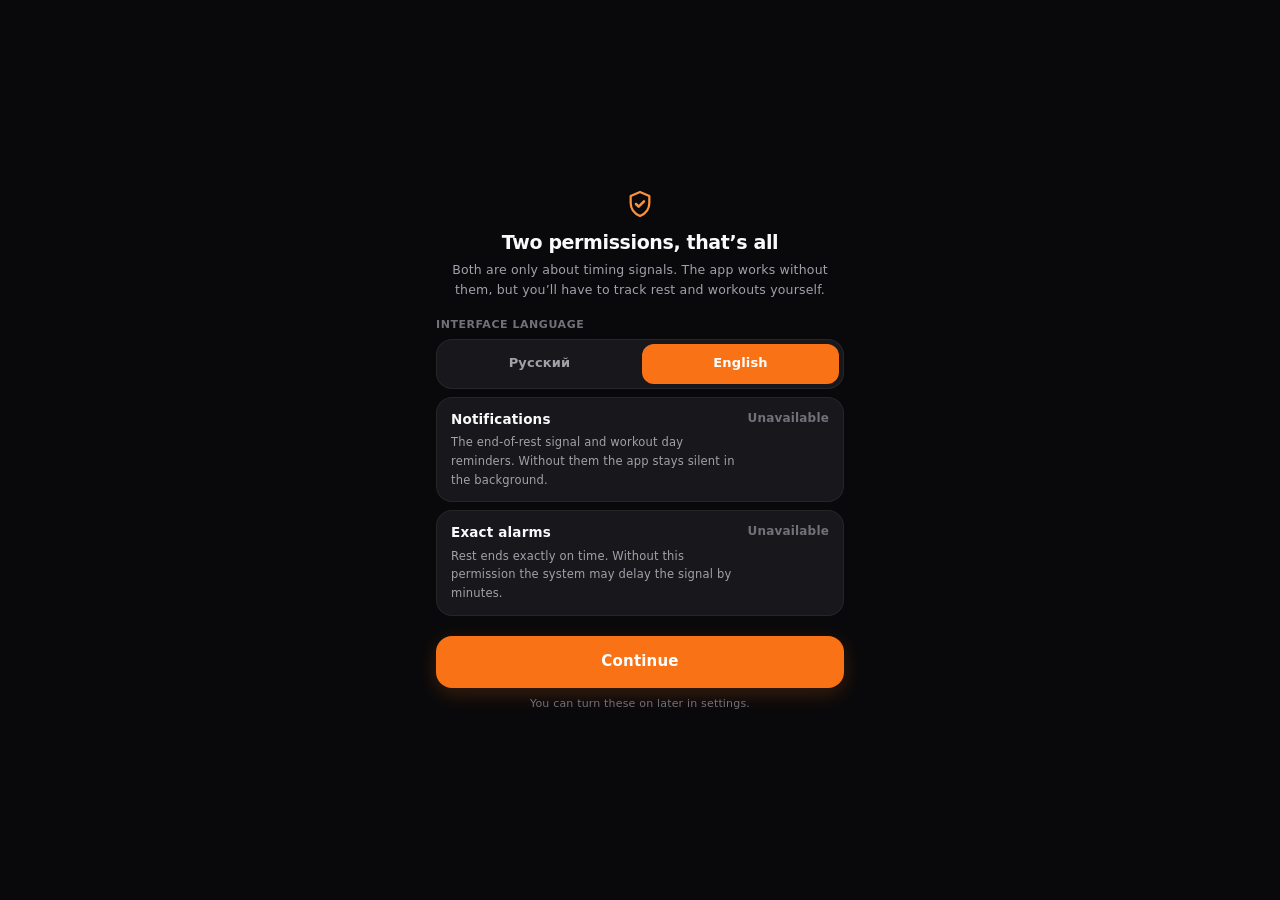
<file: index.html>
<!doctype html>
<html lang="en">
  <head>
    <meta charset="UTF-8" />
    <link rel="icon" type="image/png" href="./icon-512.png" />
    <!-- user-scalable=no: в приложении случайный пинч-зум только ломает вёрстку. -->
    <meta
      name="viewport"
      content="width=device-width, initial-scale=1.0, maximum-scale=1.0, user-scalable=no, viewport-fit=cover"
    />
    <!--
      Font Awesome подключается импортом в main.jsx, а не с CDN: приложение
      должно рисовать иконки без сети. Версия пакета закреплена на 6.5.0 —
      той же, что грузилась с CDN, иначе часть иконок сменила бы начертание.
    -->
    <title>gymproject</title>
    <script type="module" crossorigin src="./assets/index-C79khpMA.js"></script>
    <link rel="stylesheet" crossorigin href="./assets/index-DDxu8cTl.css">
  </head>
  <body>
    <div id="root"></div>
  </body>
</html>
</file>
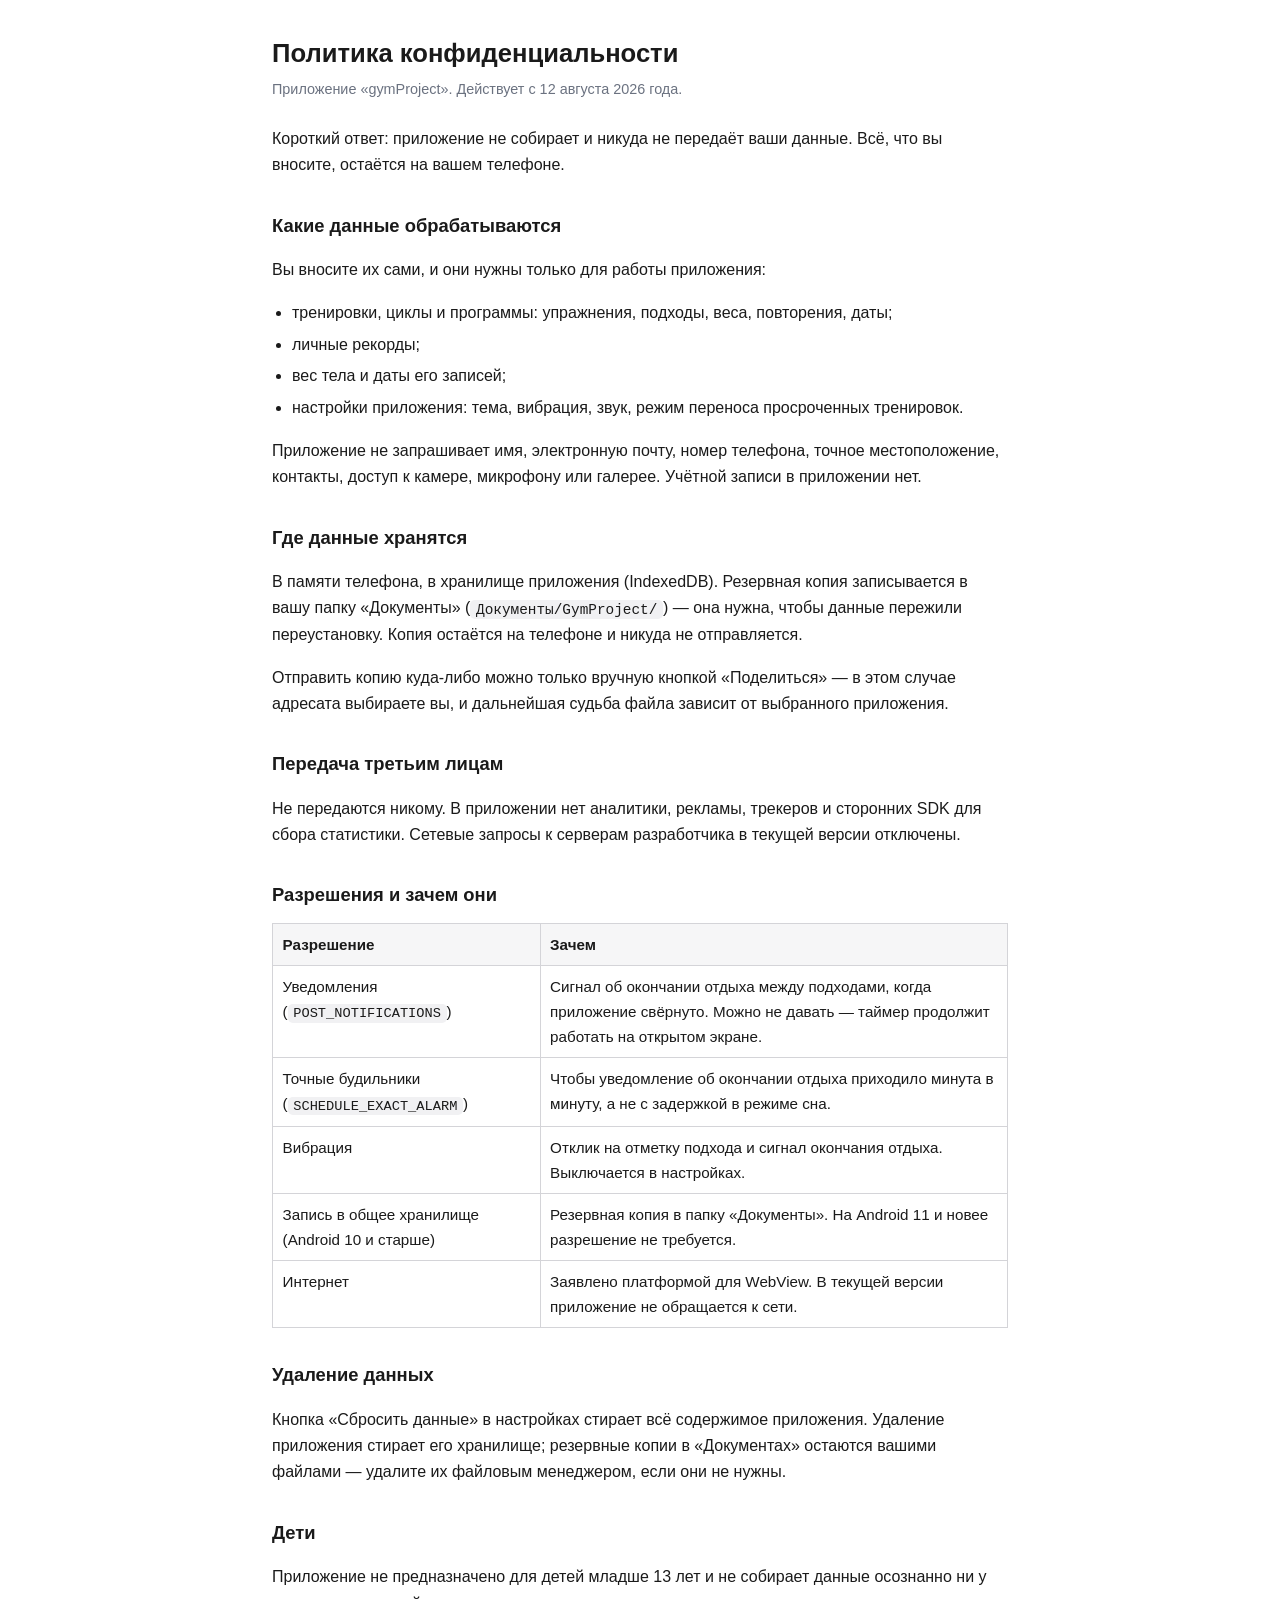
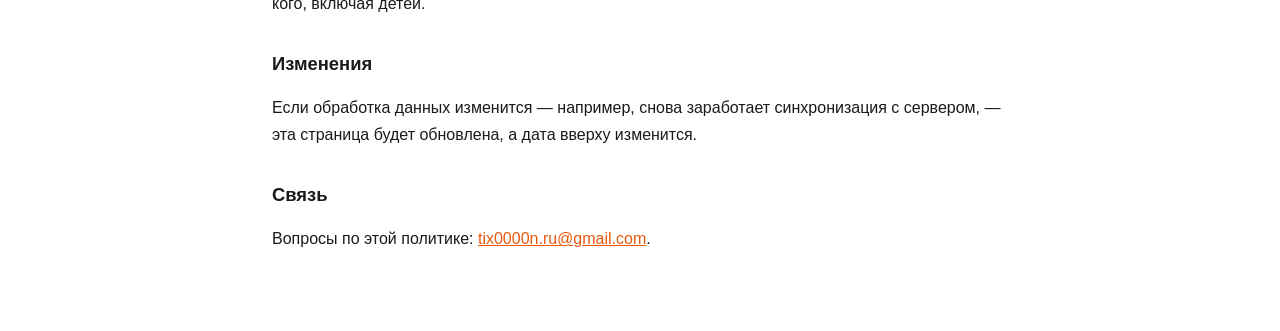
<file: privacy.html>
<!doctype html>
<html lang="ru">
<head>
<meta charset="utf-8" />
<meta name="viewport" content="width=device-width, initial-scale=1" />
<title>gymProject — политика конфиденциальности</title>
<style>
  :root { color-scheme: light dark; }
  body {
    margin: 0 auto; max-width: 46rem; padding: 2rem 1.25rem 4rem;
    font: 16px/1.65 -apple-system, BlinkMacSystemFont, 'Segoe UI', Roboto, sans-serif;
    background: #ffffff; color: #1a1a1a;
  }
  @media (prefers-color-scheme: dark) {
    body { background: #0b0b0d; color: #e6e6e8; }
    code { background: #1a1a1f; }
    th { background: #16161a; }
  }
  h1 { font-size: 1.6rem; margin: 0 0 .25rem; }
  h2 { font-size: 1.15rem; margin: 2rem 0 .5rem; }
  .date { color: #6b7280; font-size: .9rem; margin: 0 0 1.5rem; }
  ul { padding-left: 1.25rem; }
  li { margin: .35rem 0; }
  code { padding: .1rem .35rem; border-radius: .3rem; background: #f1f1f3; font-size: .9em; }
  table { border-collapse: collapse; width: 100%; margin-top: .75rem; font-size: .95rem; }
  th, td { border: 1px solid #d4d4d8; padding: .5rem .6rem; text-align: left; vertical-align: top; }
  th { background: #f6f6f7; }
  @media (prefers-color-scheme: dark) { th, td { border-color: #2a2a30; } }
  a { color: #ea580c; }
</style>
</head>
<body>
  <h1>Политика конфиденциальности</h1>
  <p class="date">Приложение «gymProject». Действует с 12 августа 2026 года.</p>

  <p>
    Короткий ответ: приложение не собирает и никуда не передаёт ваши данные.
    Всё, что вы вносите, остаётся на вашем телефоне.
  </p>

  <h2>Какие данные обрабатываются</h2>
  <p>
    Вы вносите их сами, и они нужны только для работы приложения:
  </p>
  <ul>
    <li>тренировки, циклы и программы: упражнения, подходы, веса, повторения, даты;</li>
    <li>личные рекорды;</li>
    <li>вес тела и даты его записей;</li>
    <li>настройки приложения: тема, вибрация, звук, режим переноса просроченных тренировок.</li>
  </ul>
  <p>
    Приложение не запрашивает имя, электронную почту, номер телефона, точное
    местоположение, контакты, доступ к камере, микрофону или галерее. Учётной
    записи в приложении нет.
  </p>

  <h2>Где данные хранятся</h2>
  <p>
    В памяти телефона, в хранилище приложения (IndexedDB). Резервная копия
    записывается в вашу папку «Документы»
    (<code>Документы/GymProject/</code>) — она нужна, чтобы данные пережили
    переустановку. Копия остаётся на телефоне и никуда не отправляется.
  </p>
  <p>
    Отправить копию куда-либо можно только вручную кнопкой «Поделиться» — в
    этом случае адресата выбираете вы, и дальнейшая судьба файла зависит от
    выбранного приложения.
  </p>

  <h2>Передача третьим лицам</h2>
  <p>
    Не передаются никому. В приложении нет аналитики, рекламы, трекеров и
    сторонних SDK для сбора статистики. Сетевые запросы к серверам разработчика
    в текущей версии отключены.
  </p>

  <h2>Разрешения и зачем они</h2>
  <table>
    <tr><th>Разрешение</th><th>Зачем</th></tr>
    <tr>
      <td>Уведомления (<code>POST_NOTIFICATIONS</code>)</td>
      <td>Сигнал об окончании отдыха между подходами, когда приложение свёрнуто. Можно не давать — таймер продолжит работать на открытом экране.</td>
    </tr>
    <tr>
      <td>Точные будильники (<code>SCHEDULE_EXACT_ALARM</code>)</td>
      <td>Чтобы уведомление об окончании отдыха приходило минута в минуту, а не с задержкой в режиме сна.</td>
    </tr>
    <tr>
      <td>Вибрация</td>
      <td>Отклик на отметку подхода и сигнал окончания отдыха. Выключается в настройках.</td>
    </tr>
    <tr>
      <td>Запись в общее хранилище (Android 10 и старше)</td>
      <td>Резервная копия в папку «Документы». На Android 11 и новее разрешение не требуется.</td>
    </tr>
    <tr>
      <td>Интернет</td>
      <td>Заявлено платформой для WebView. В текущей версии приложение не обращается к сети.</td>
    </tr>
  </table>

  <h2>Удаление данных</h2>
  <p>
    Кнопка «Сбросить данные» в настройках стирает всё содержимое приложения.
    Удаление приложения стирает его хранилище; резервные копии в «Документах»
    остаются вашими файлами — удалите их файловым менеджером, если они не нужны.
  </p>

  <h2>Дети</h2>
  <p>
    Приложение не предназначено для детей младше 13 лет и не собирает данные
    осознанно ни у кого, включая детей.
  </p>

  <h2>Изменения</h2>
  <p>
    Если обработка данных изменится — например, снова заработает синхронизация
    с сервером, — эта страница будет обновлена, а дата вверху изменится.
  </p>

  <h2>Связь</h2>
  <p>
    Вопросы по этой политике: <a href="mailto:tix0000n.ru@gmail.com">tix0000n.ru@gmail.com</a>.
  </p>
</body>
</html>
</file>
